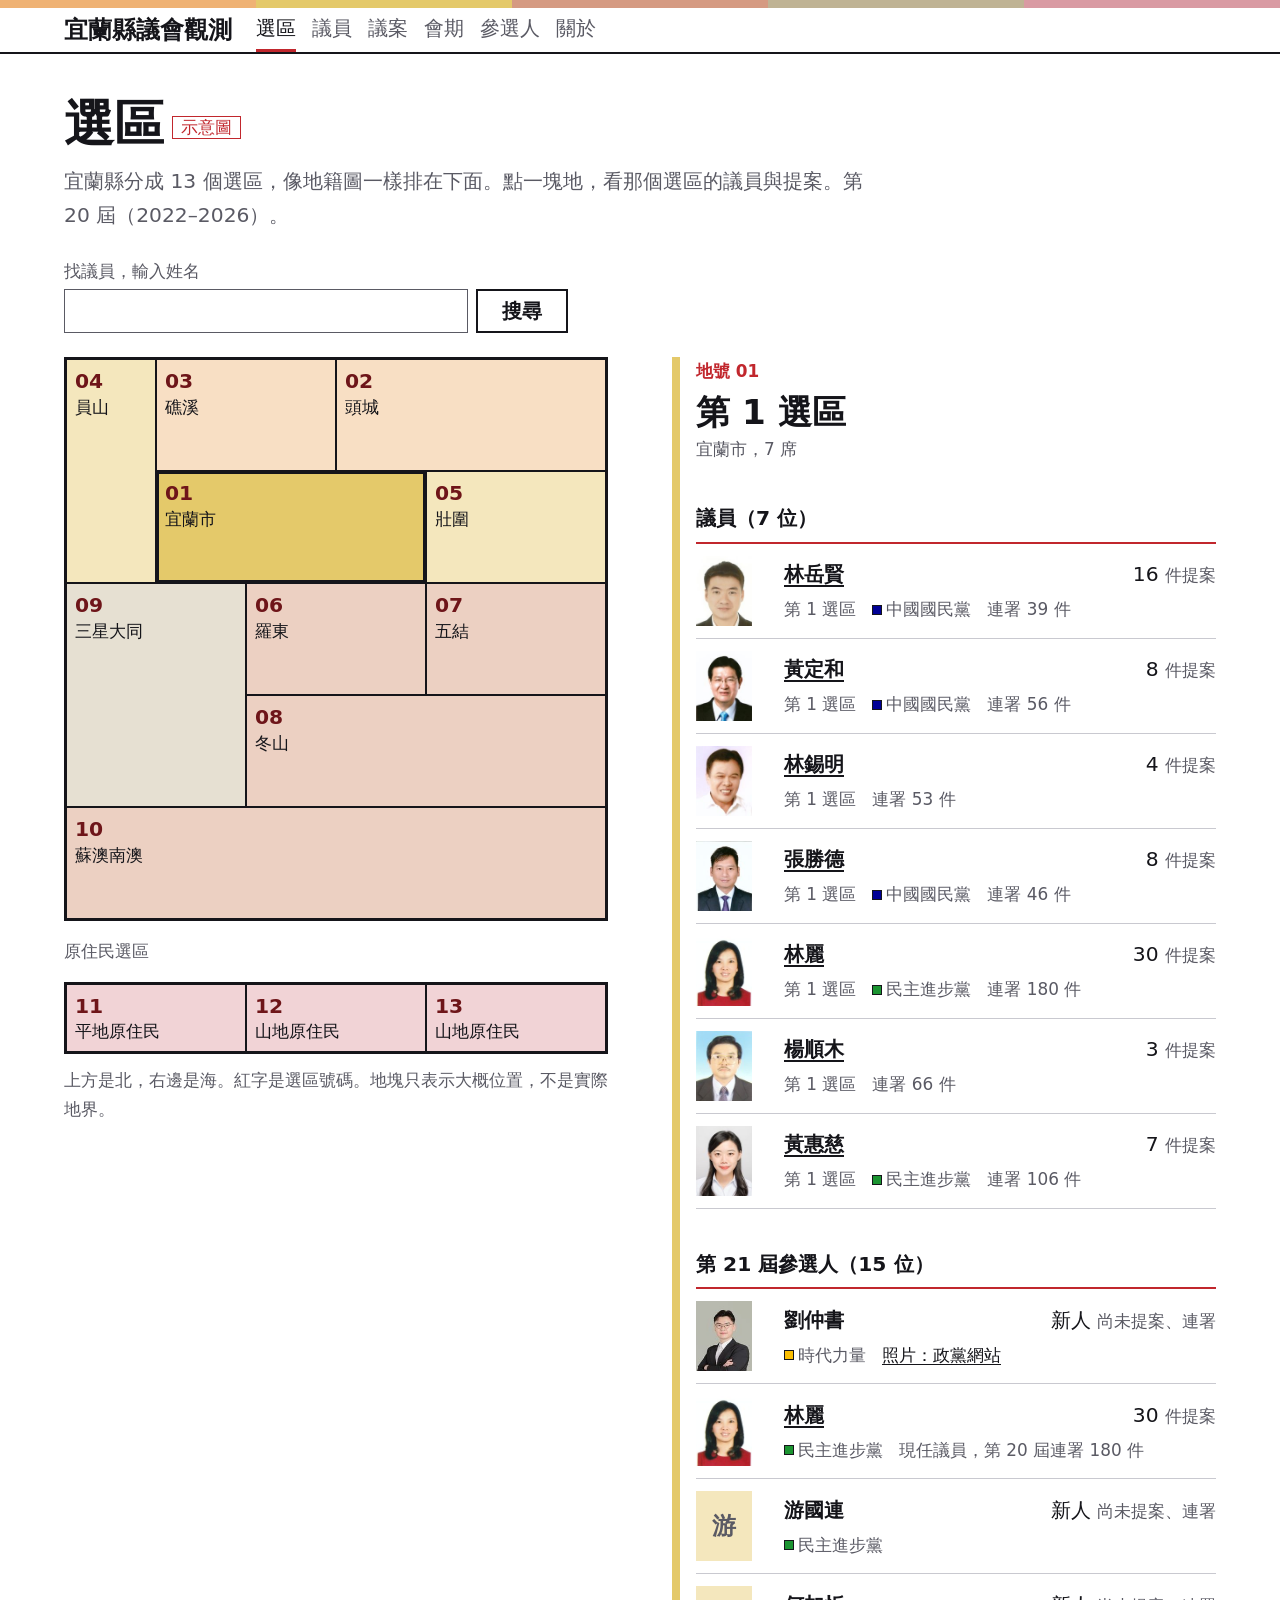
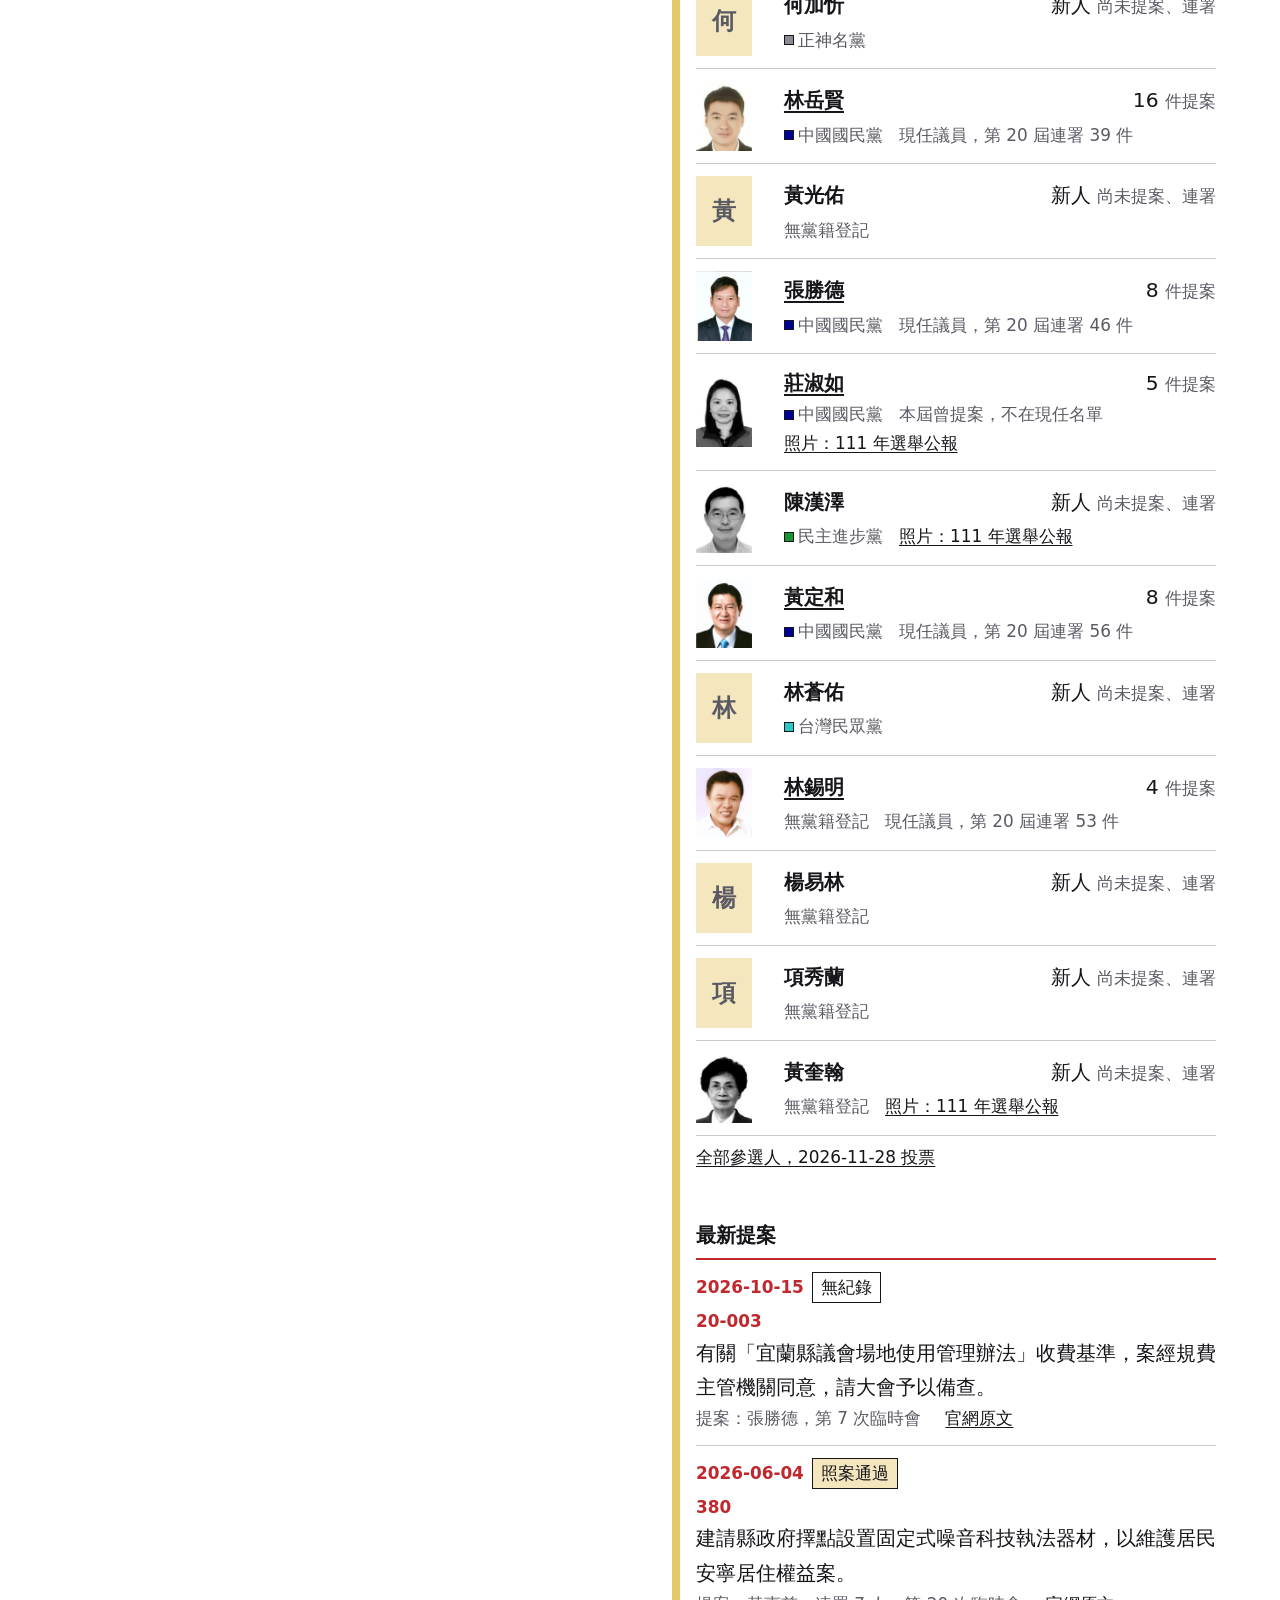
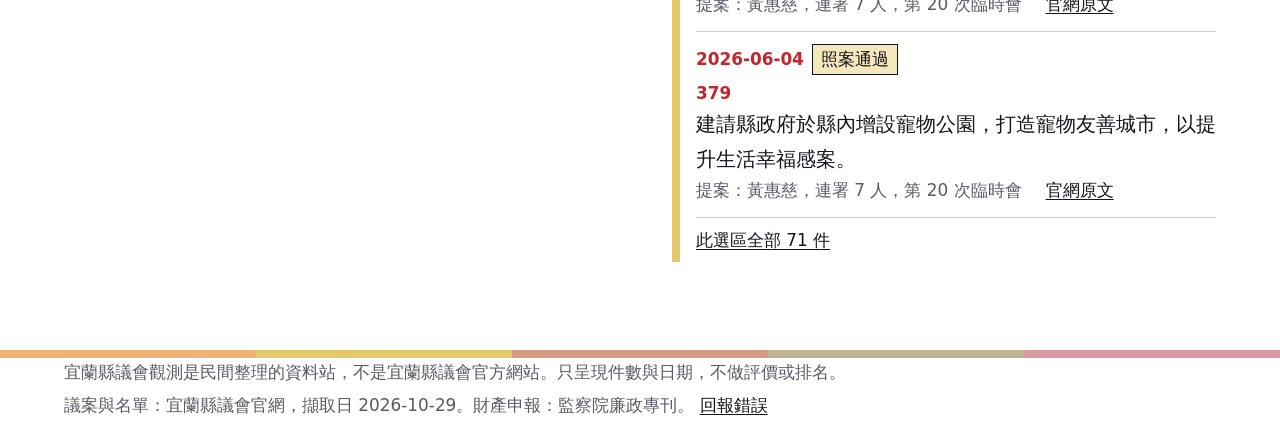
<file: index.html>
<!doctype html>
<html lang="zh-Hant">
<head>
  <meta charset="utf-8">
  <meta name="viewport" content="width=device-width, initial-scale=1, viewport-fit=cover">
  <title>宜蘭縣議會觀測</title>
  <meta name="description" content="宜蘭縣議會第 20 屆議員與議員提案的公開紀錄，每筆附官網原文連結。民間整理，非官方網站。">
  <meta name="theme-color" content="#ffffff">
  <meta property="og:type" content="website">
  <meta property="og:title" content="宜蘭縣議會觀測">
  <meta property="og:description" content="宜蘭縣議會第 20 屆議員、議案與財產申報的公開紀錄，每筆附官方原文連結。">
  <meta property="og:image" content="https://tachikoma8964.github.io/yilan-council-watch/og.png">
  <meta property="og:url" content="https://tachikoma8964.github.io/yilan-council-watch/">
  <meta name="twitter:card" content="summary_large_image">
  <link rel="icon" href="data:,">
  <link rel="preload" href="data/data.json" as="fetch" crossorigin>
  <link rel="stylesheet" href="css/site.css?v=19">
  <script src="js/app.js?v=19" defer></script>
</head>
<body>
  <a class="skip" href="#main">跳到主要內容</a>
  <div class="band" aria-hidden="true"><i></i><i></i><i></i><i></i><i></i></div>
  <header class="top">
    <div class="wrap bar">
      <a class="brand" href="#/">宜蘭縣議會觀測</a>
      <nav class="nav" aria-label="主選單">
        <a href="#/" data-nav="home">選區</a>
        <a href="#/members" data-nav="members">議員</a>
        <a href="#/bills" data-nav="bills">議案</a>
        <a href="#/sessions" data-nav="sessions">會期</a>
        <a href="#/candidates" data-nav="candidates">參選人</a>
        <a href="#/about" data-nav="about">關於</a>
      </nav>
    </div>
  </header>
  <main id="main" class="wrap" tabindex="-1">
    <p class="loading">載入中</p>
    <noscript><p>這個網站需要開啟 JavaScript 才能顯示資料。</p></noscript>
  </main>
  <footer class="foot">
    <div class="band" aria-hidden="true"><i></i><i></i><i></i><i></i><i></i></div>
    <div class="wrap">
      <p>宜蘭縣議會觀測是民間整理的資料站，不是宜蘭縣議會官方網站。只呈現件數與日期，不做評價或排名。</p>
      <p id="foot-meta"></p>
    </div>
  </footer>
</body>
</html>
</file>
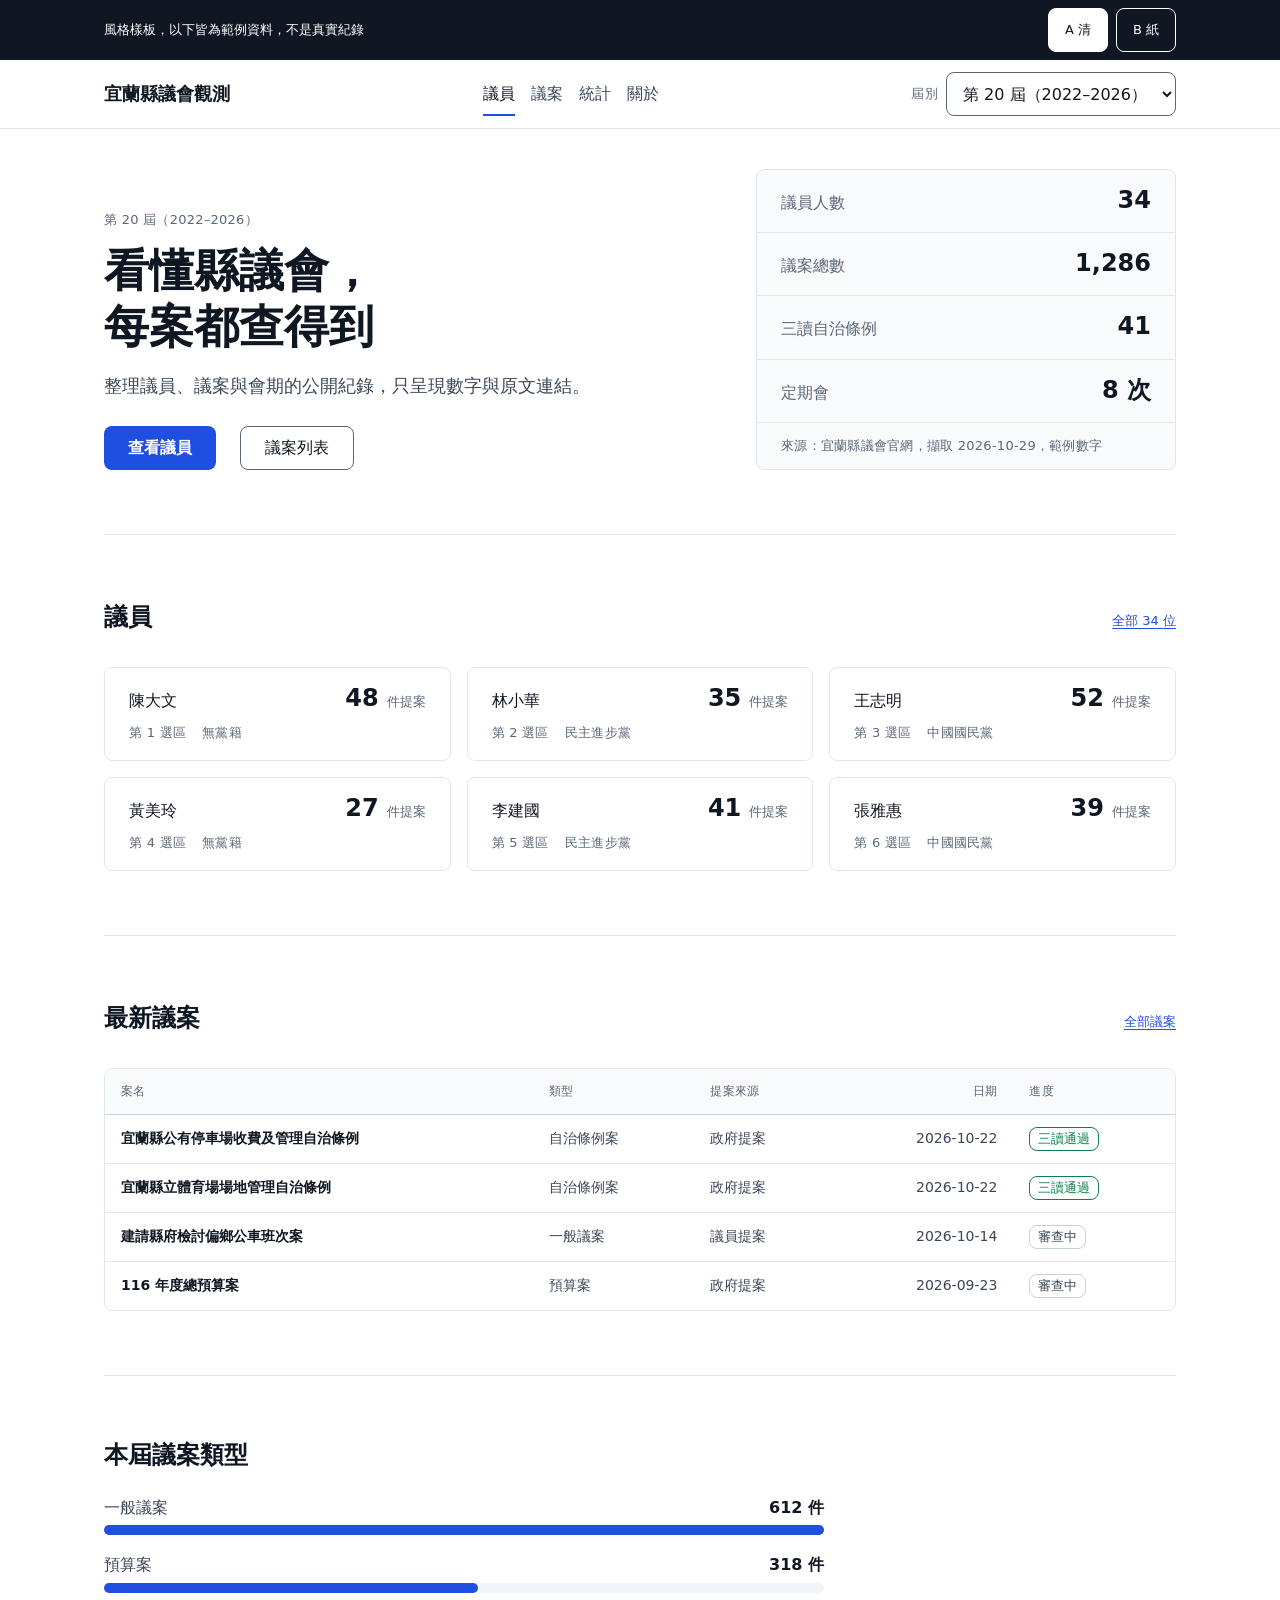
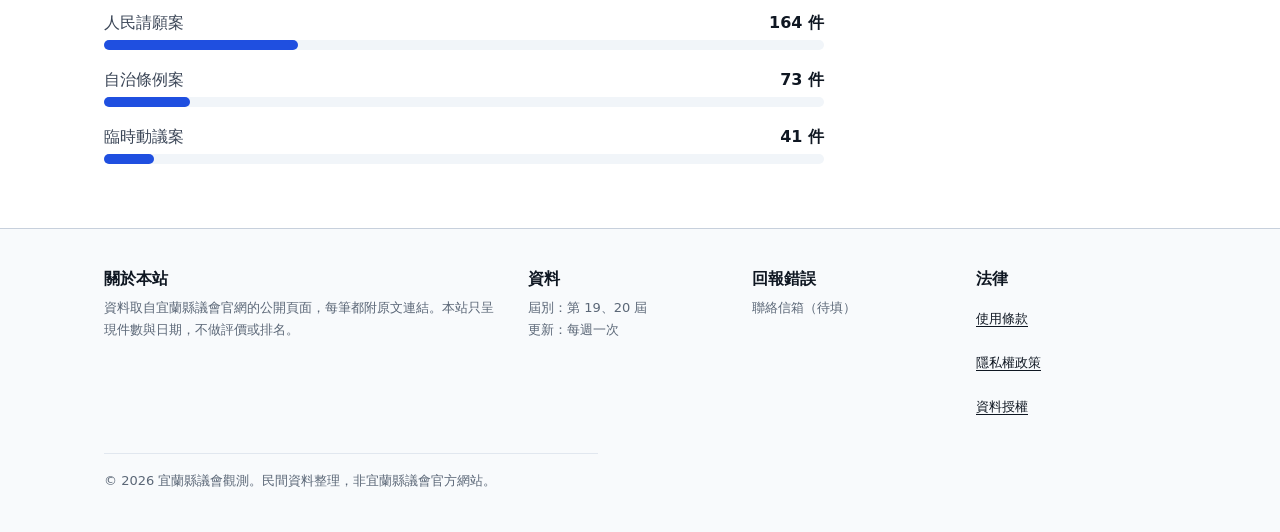
<file: site/style-sample/index.html>
<!doctype html>
<html lang="zh-Hant" data-theme="a">
<head>
  <meta charset="utf-8">
  <meta name="viewport" content="width=device-width, initial-scale=1, viewport-fit=cover">
  <title>宜蘭縣議會觀測・風格樣板</title>
  <meta name="description" content="宜蘭縣議會觀測的風格樣板，內容皆為範例資料。">
  <meta name="theme-color" content="#ffffff">
  <link rel="icon" href="data:,">
  <link rel="stylesheet" href="style.css">
  <script src="theme.js" defer></script>
</head>
<body>
  <a class="skip" href="#main">跳到主要內容</a>

  <div class="sample-bar">
    <div class="wrap">
      <p>風格樣板，以下皆為範例資料，不是真實紀錄</p>
      <div class="theme-switch" role="group" aria-label="切換風格">
        <button type="button" data-theme-btn="a" aria-pressed="true">A 清</button>
        <button type="button" data-theme-btn="b" aria-pressed="false">B 紙</button>
      </div>
    </div>
  </div>

  <header class="site-header">
    <div class="wrap">
      <a class="brand" href="#main">宜蘭縣議會觀測</a>
      <nav class="nav" aria-label="主選單">
        <a href="#people" aria-current="location">議員</a>
        <a href="#bills">議案</a>
        <a href="#types">統計</a>
        <a href="#about">關於</a>
      </nav>
      <label class="term">
        屆別
        <select>
          <option>第 20 屆（2022–2026）</option>
          <option>第 19 屆（2018–2022）</option>
        </select>
      </label>
    </div>
  </header>

  <main id="main">
    <div class="wrap">
      <section class="hero" aria-labelledby="hero-title">
        <div>
          <p class="eyebrow">第 20 屆（2022–2026）</p>
          <h1 id="hero-title"><span class="line">看懂縣議會，</span><span class="line">每案都查得到</span></h1>
          <p class="hero-lead">整理議員、議案與會期的公開紀錄，只呈現數字與原文連結。</p>
          <div class="actions">
            <a class="btn" href="#people">查看議員</a>
            <a class="link-quiet" href="#bills">議案列表</a>
          </div>
        </div>

        <div class="overview">
          <dl>
            <div class="overview-row"><dt>議員人數</dt><dd>34</dd></div>
            <div class="overview-row"><dt>議案總數</dt><dd>1,286</dd></div>
            <div class="overview-row"><dt>三讀自治條例</dt><dd>41</dd></div>
            <div class="overview-row"><dt>定期會</dt><dd>8 次</dd></div>
          </dl>
          <p class="source">來源：宜蘭縣議會官網，擷取 2026-10-29，範例數字</p>
        </div>
      </section>

      <section class="section" id="people" aria-labelledby="people-title">
        <div class="section-head">
          <span class="idx" aria-hidden="true">01</span>
          <h2 id="people-title">議員</h2>
          <a href="#people">全部 34 位</a>
        </div>
        <ul class="people">
          <li class="person">
            <p class="person-name"><a href="#people">陳大文</a></p>
            <p class="person-meta"><span>第 1 選區</span><span>無黨籍</span></p>
            <p class="person-stat"><strong>48</strong><span>件提案</span></p>
          </li>
          <li class="person">
            <p class="person-name"><a href="#people">林小華</a></p>
            <p class="person-meta"><span>第 2 選區</span><span>民主進步黨</span></p>
            <p class="person-stat"><strong>35</strong><span>件提案</span></p>
          </li>
          <li class="person">
            <p class="person-name"><a href="#people">王志明</a></p>
            <p class="person-meta"><span>第 3 選區</span><span>中國國民黨</span></p>
            <p class="person-stat"><strong>52</strong><span>件提案</span></p>
          </li>
          <li class="person">
            <p class="person-name"><a href="#people">黃美玲</a></p>
            <p class="person-meta"><span>第 4 選區</span><span>無黨籍</span></p>
            <p class="person-stat"><strong>27</strong><span>件提案</span></p>
          </li>
          <li class="person">
            <p class="person-name"><a href="#people">李建國</a></p>
            <p class="person-meta"><span>第 5 選區</span><span>民主進步黨</span></p>
            <p class="person-stat"><strong>41</strong><span>件提案</span></p>
          </li>
          <li class="person">
            <p class="person-name"><a href="#people">張雅惠</a></p>
            <p class="person-meta"><span>第 6 選區</span><span>中國國民黨</span></p>
            <p class="person-stat"><strong>39</strong><span>件提案</span></p>
          </li>
        </ul>
      </section>

      <section class="section" id="bills" aria-labelledby="bills-title">
        <div class="section-head">
          <span class="idx" aria-hidden="true">02</span>
          <h2 id="bills-title">最新議案</h2>
          <a href="#bills">全部議案</a>
        </div>
        <div class="table-wrap">
          <table>
            <caption>最新議案（範例資料）</caption>
            <thead>
              <tr>
                <th scope="col">案名</th>
                <th scope="col">類型</th>
                <th scope="col">提案來源</th>
                <th scope="col" class="num">日期</th>
                <th scope="col">進度</th>
              </tr>
            </thead>
            <tbody>
              <tr>
                <th scope="row">宜蘭縣公有停車場收費及管理自治條例</th>
                <td data-label="類型">自治條例案</td>
                <td data-label="提案來源">政府提案</td>
                <td class="num" data-label="日期">2026-10-22</td>
                <td data-label="進度"><span class="tag tag-done">三讀通過</span></td>
              </tr>
              <tr>
                <th scope="row">宜蘭縣立體育場場地管理自治條例</th>
                <td data-label="類型">自治條例案</td>
                <td data-label="提案來源">政府提案</td>
                <td class="num" data-label="日期">2026-10-22</td>
                <td data-label="進度"><span class="tag tag-done">三讀通過</span></td>
              </tr>
              <tr>
                <th scope="row">建請縣府檢討偏鄉公車班次案</th>
                <td data-label="類型">一般議案</td>
                <td data-label="提案來源">議員提案</td>
                <td class="num" data-label="日期">2026-10-14</td>
                <td data-label="進度"><span class="tag">審查中</span></td>
              </tr>
              <tr>
                <th scope="row">116 年度總預算案</th>
                <td data-label="類型">預算案</td>
                <td data-label="提案來源">政府提案</td>
                <td class="num" data-label="日期">2026-09-23</td>
                <td data-label="進度"><span class="tag">審查中</span></td>
              </tr>
            </tbody>
          </table>
        </div>
      </section>

      <section class="section" id="types" aria-labelledby="types-title">
        <div class="section-head">
          <span class="idx" aria-hidden="true">03</span>
          <h2 id="types-title">本屆議案類型</h2>
        </div>
        <!-- --v 是長條長度的資料值，由資料產生，不是版面樣式 -->
        <ul class="bars">
          <li class="bar-row" style="--v:100"><span>一般議案</span><b>612 件</b><span class="bar-track" aria-hidden="true"><span class="bar-fill"></span></span></li>
          <li class="bar-row" style="--v:52"><span>預算案</span><b>318 件</b><span class="bar-track" aria-hidden="true"><span class="bar-fill"></span></span></li>
          <li class="bar-row" style="--v:27"><span>人民請願案</span><b>164 件</b><span class="bar-track" aria-hidden="true"><span class="bar-fill"></span></span></li>
          <li class="bar-row" style="--v:12"><span>自治條例案</span><b>73 件</b><span class="bar-track" aria-hidden="true"><span class="bar-fill"></span></span></li>
          <li class="bar-row" style="--v:7"><span>臨時動議案</span><b>41 件</b><span class="bar-track" aria-hidden="true"><span class="bar-fill"></span></span></li>
        </ul>
      </section>
    </div>
  </main>

  <footer class="site-footer" id="about">
    <div class="wrap">
      <div class="footer-grid">
        <div>
          <h2>關於本站</h2>
          <p>資料取自宜蘭縣議會官網的公開頁面，每筆都附原文連結。本站只呈現件數與日期，不做評價或排名。</p>
        </div>
        <div>
          <h2>資料</h2>
          <p>屆別：第 19、20 屆<br>更新：每週一次</p>
        </div>
        <div>
          <h2>回報錯誤</h2>
          <p>聯絡信箱（待填）</p>
        </div>
        <div>
          <h2>法律</h2>
          <p><a href="#about">使用條款</a><br><a href="#about">隱私權政策</a><br><a href="#about">資料授權</a></p>
        </div>
      </div>
      <p class="footer-note">© 2026 宜蘭縣議會觀測。民間資料整理，非宜蘭縣議會官方網站。</p>
    </div>
  </footer>
</body>
</html>
</file>
<file: css/site.css>
:root {
  --font: -apple-system, BlinkMacSystemFont, "PingFang TC", "Noto Sans TC", "Microsoft JhengHei", system-ui, sans-serif;
  --bg: #ffffff;
  --ink: #15151a;
  --muted: #5a5a64;
  --line: #c9c9d0;
  --accent: #c1272d;
  --accent-deep: #6e1519;
  --tint: #e9e4d3;

  --s1: 4px;
  --s2: 8px;
  --s3: 12px;
  --s4: 16px;
  --s5: 24px;
  --s6: 40px;
  --s7: 64px;

  --text-s: 0.9375rem;
  --text-m: 1.125rem;
  --text-l: 1.3125rem;
  --text-h2: clamp(1.5rem, 3vw, 1.9rem);
  --text-h1: clamp(1.9rem, 5vw, 2.75rem);

  --rule: 1px;
  --frame: 2px;
  --ring: 3px;
  --target: 44px;
  --control-border: #5a5a64;
  --bar-h: 10px;
  --tile-h: 100px;
  --measure: 40em;
}

/* 暖色配色。地圖與頁面避開藍色與綠色，這兩色留給政黨標示。 */
:root {
  --accent: #c1272d;
  --top-bg: #ffffff; --top-ink: #15151a; --top-muted: #5a5a64;
  --n: #f8dfc4; --n-strong: #efb274;
  --c: #f4e7bd; --c-strong: #e4c96a;
  --s: #ecd0c2; --s-strong: #d59a82;
  --w: #e6e0d2; --w-strong: #bfb394;
  --i: #f1d3d6; --i-strong: #d99aa3;
  --ok: #f4e7bd; --tint: #f4e7bd;
}

/* 政黨顏色只出現在黨籍小標。文字永遠在，顏色不是唯一的訊息。 */
:root {
  --party-ddp: #1b9431;
  --party-kmt: #000095;
  --party-tpp: #28c8c8;
  --party-npp: #fbbe01;
  --party-none: #8a8a93;
}

*, *::before, *::after { box-sizing: border-box; }
html { font-size: 112.5%; -webkit-text-size-adjust: 100%; text-size-adjust: 100%; }
body {
  margin: 0;
  background: var(--bg);
  color: var(--ink);
  font: var(--text-m)/1.7 var(--font);
  font-variant-numeric: tabular-nums;
  -webkit-font-smoothing: antialiased;
}
h1, h2, h3, p, ul, ol, dl, dd { margin: 0; padding: 0; }
ul, ol { list-style: none; }
h1 { font-size: var(--text-h1); line-height: 1.25; }
h2 { font-size: var(--text-h2); line-height: 1.3; }
a { color: var(--ink); text-underline-offset: 0.2em; }
a:hover { color: var(--accent); }
:focus-visible { outline: var(--ring) solid var(--accent); outline-offset: 2px; }
main:focus, h1:focus, h2:focus { outline: none; }
::selection { background: var(--c-strong); color: var(--ink); }
input, select, textarea { caret-color: var(--accent); accent-color: var(--accent); }

.wrap {
  width: 100%;
  max-width: 1200px;
  margin-inline: auto;
  padding-inline: max(var(--s4), env(safe-area-inset-left)) max(var(--s4), env(safe-area-inset-right));
}
@media (min-width: 720px) { .wrap { padding-inline: var(--s5); } }

.skip { position: absolute; left: var(--s4); top: -100px; padding: var(--s3) var(--s4); background: var(--ink); color: var(--bg); z-index: 10; }
.skip:focus { top: var(--s2); }
.skip:hover { color: var(--bg); }

.band { display: flex; height: 8px; }
.band i { flex: 1; }
.band i:nth-child(1) { background: var(--n-strong); }
.band i:nth-child(2) { background: var(--c-strong); }
.band i:nth-child(3) { background: var(--s-strong); }
.band i:nth-child(4) { background: var(--w-strong); }
.band i:nth-child(5) { background: var(--i-strong); }
.top { background: var(--top-bg); color: var(--top-ink); border-bottom: var(--frame) solid var(--ink); }
.bar { display: flex; flex-wrap: wrap; align-items: center; column-gap: var(--s5); }
.brand { display: inline-flex; align-items: center; min-height: var(--target); color: var(--top-ink); font-size: var(--text-l); font-weight: 700; text-decoration: none; }
.brand:hover { color: var(--top-ink); }
.nav { display: flex; flex-wrap: wrap; column-gap: var(--s4); }
.nav a { display: inline-flex; align-items: center; min-height: var(--target); color: var(--top-muted); text-decoration: none; border-bottom: 3px solid transparent; }
.nav a:hover { color: var(--top-ink); }
.nav a[aria-current] { color: var(--top-ink); border-bottom-color: var(--accent); }

main { min-height: 100vh; padding-block: var(--s6) var(--s7); }
.lede { max-width: var(--measure); margin-top: var(--s2); color: var(--muted); }
.head { margin-bottom: var(--s5); }
.mark { display: inline-block; margin-left: var(--s2); padding: 0 var(--s2); border: var(--rule) solid var(--accent); color: var(--accent); font-size: var(--text-s); font-weight: 400; vertical-align: middle; }

/* 選區地籍圖 */
.split { display: grid; gap: var(--s6); }
@media (min-width: 900px) {
  .split { grid-template-columns: minmax(0, 1fr) minmax(0, 1fr); gap: var(--s7); }
  :root { --tile-h: 112px; }
  .sticky { position: sticky; top: var(--s4); align-self: start; }
}
.sheet {
  display: grid;
  grid-template-columns: repeat(6, 1fr);
  grid-auto-rows: var(--tile-h);
  border: var(--frame) solid var(--ink);
}
.sheet.strip { grid-template-columns: repeat(3, 1fr); grid-auto-rows: auto; margin-top: var(--s4); }
.parcel {
  display: flex;
  flex-direction: column;
  justify-content: flex-start;
  padding: var(--s2);
  border: var(--rule) solid var(--ink);
  color: var(--muted);
  font-size: var(--text-s);
  line-height: 1.35;
  text-decoration: none;
  min-width: 0;
}
.parcel b { color: var(--accent-deep); font-size: var(--text-m); }
.parcel span { overflow-wrap: anywhere; }
.g-n { --g: var(--n); --g-strong: var(--n-strong); }
.g-c { --g: var(--c); --g-strong: var(--c-strong); }
.g-s { --g: var(--s); --g-strong: var(--s-strong); }
.g-w { --g: var(--w); --g-strong: var(--w-strong); }
.g-i { --g: var(--i); --g-strong: var(--i-strong); }
.parcel { background: var(--g); color: var(--ink); }
.parcel:hover { background: var(--g-strong); }
.parcel[aria-current] { background: var(--g-strong); outline: 3px solid var(--ink); outline-offset: -3px; }
.strip .parcel { min-height: var(--target); }
/* 上為北、右為海：員山在宜蘭市西邊，三星大同在羅東冬山西邊，蘇澳南澳在最南。 */
.p4 { grid-area: 1 / 1 / 3 / 2; } .p3 { grid-area: 1 / 2 / 2 / 4; } .p2 { grid-area: 1 / 4 / 2 / 7; }
.p1 { grid-area: 2 / 2 / 3 / 5; } .p5 { grid-area: 2 / 5 / 3 / 7; }
.p9 { grid-area: 3 / 1 / 5 / 3; } .p6 { grid-area: 3 / 3 / 4 / 5; } .p7 { grid-area: 3 / 5 / 4 / 7; }
.p8 { grid-area: 4 / 3 / 5 / 7; }
.p10 { grid-area: 5 / 1 / 6 / 7; }
.swatches { display: flex; flex-wrap: wrap; gap: var(--s1) var(--s4); margin-top: var(--s3); font-size: var(--text-s); color: var(--muted); }
.swatches i { display: inline-block; width: 14px; height: 14px; margin-right: var(--s1); vertical-align: -2px; background: var(--g-strong); border: var(--rule) solid var(--ink); }
.legend { margin-top: var(--s3); color: var(--muted); font-size: var(--text-s); }
.legend-group { margin-top: var(--s4); font-size: var(--text-s); color: var(--muted); }

.detail { padding-left: var(--s4); border-left: 8px solid var(--g-strong); }
.detail, .detail h2 { scroll-margin-top: calc(env(safe-area-inset-top, 0px) + var(--s7)); }
.detail .no { display: flex; justify-content: space-between; align-items: center; color: var(--accent); font-weight: 700; font-size: var(--text-s); }
.to-map { display: none; min-height: var(--target); padding: 0 var(--s3); border: var(--rule) solid var(--ink); background: var(--bg); color: var(--ink); font: var(--text-s) var(--font); cursor: pointer; }
@media (max-width: 899px) { .to-map { display: inline-flex; align-items: center; } }
.detail h2 { margin-top: var(--s1); }
.sub { color: var(--muted); font-size: var(--text-s); }
.block { margin-top: var(--s6); }
.block-title { font-size: var(--text-m); line-height: 1.5; padding-bottom: var(--s2); border-bottom: var(--frame) solid var(--accent); }
.more { display: inline-flex; align-items: center; min-height: var(--target); font-size: var(--text-s); }

/* 清單列 */
.rows > li { position: relative; display: grid; grid-template-columns: 1fr auto; column-gap: var(--s4); padding: var(--s3) 0; border-bottom: var(--rule) solid var(--line); }
.rows .name { font-weight: 700; }
.rows .alias { margin-left: var(--s2); color: var(--muted); font-weight: 400; font-size: var(--text-s); }
.rows .name a::after { content: ""; position: absolute; inset: 0; }
.rows > li:has(.name a:hover) { background: var(--tint); padding-inline: var(--s2); margin-inline: calc(-1 * var(--s2)); }
.bill .meta a, .foot a { display: inline-block; padding-block: var(--s2); margin-block: calc(-1 * var(--s2)); }
.rows .meta { grid-column: 1 / -1; display: flex; flex-wrap: wrap; align-items: center; gap: 0 var(--s4); color: var(--muted); font-size: var(--text-s); }
.rows .count { text-align: right; white-space: nowrap; }
.rows .count span { color: var(--muted); font-size: var(--text-s); }
.rows .no { color: var(--accent); font-weight: 700; margin-right: var(--s2); }
.rows .what { grid-column: 1 / -1; }

.rows > li.person { grid-template-columns: auto 1fr auto; align-items: center; }
.rows > li.person .face { grid-row: 1 / 3; margin-right: var(--s4); }
.rows > li.person .meta { grid-column: 2 / -1; }
.face { display: block; background: var(--tint); object-fit: cover; object-position: top; }
.face-s { width: 56px; height: 70px; }
.face-l { width: 160px; height: 200px; }
.face.none { display: grid; place-items: center; color: var(--muted); font-size: var(--text-l); font-weight: 700; }
.profile { display: flex; flex-wrap: wrap; gap: var(--s4) var(--s5); align-items: flex-start; }
.portrait { margin: 0; }
.portrait figcaption { margin-top: var(--s2); color: var(--muted); font-size: var(--text-s); }
@media (min-width: 720px) { .portrait figcaption { max-width: 160px; } }

.bill .date { color: var(--accent); font-weight: 700; font-size: var(--text-s); }
.bill .result.ok { background: var(--ok); }
.bill .result { display: inline-block; margin-left: var(--s2); padding: 0 var(--s2); border: var(--rule) solid var(--ink); color: var(--ink); font-size: var(--text-s); font-weight: 400; }
.bill .title { margin-top: var(--s1); }
.bill .title, .bill .meta { max-width: var(--measure); }
.bill .meta a { margin-left: var(--s2); }
.bill .issue { color: var(--accent); font-size: var(--text-s); }

/* 表單 */
.filters { display: grid; grid-template-columns: 1fr 1fr; gap: var(--s3); margin-bottom: var(--s5); }
@media (min-width: 720px) { .filters { grid-template-columns: repeat(4, 1fr); } }
.filters .wide { grid-column: 1 / -1; }
.more-btn { display: flex; justify-content: center; align-items: center; text-decoration: none; }
@media (min-width: 720px) { .more-btn { display: inline-flex; } }
.field { display: grid; gap: var(--s1); font-size: var(--text-s); color: var(--muted); }
.field select, .field input {
  min-height: var(--target);
  padding: 0 var(--s3);
  border: var(--rule) solid var(--control-border);
  border-radius: 0;
  background: var(--bg);
  color: var(--ink);
  font: var(--text-m) var(--font);
}
.count-line { margin-bottom: var(--s3); color: var(--muted); font-size: var(--text-s); }
.btn { min-height: var(--target); padding: 0 var(--s5); border: var(--frame) solid var(--ink); background: var(--bg); color: var(--ink); font: 700 var(--text-m) var(--font); cursor: pointer; }
.btn:hover { background: var(--tint); }
.btn-row { margin-top: var(--s5); }

/* 長條 */
.bars > li { display: grid; grid-template-columns: 1fr auto; column-gap: var(--s4); padding: var(--s2) 0; }
.bars .track { grid-column: 1 / -1; height: var(--bar-h); background: var(--tint); }
.bars .fill { display: block; width: calc(var(--v) * 1%); height: 100%; background: var(--accent); }

.prose { max-width: var(--measure); }
.prose h2 { margin-top: var(--s6); }
.prose p, .prose li { margin-top: var(--s2); }
.prose ul { list-style: disc; padding-left: var(--s5); }

.foot { padding-block: var(--s5); border-top: 0; color: var(--muted); font-size: var(--text-s); }
.foot p + p { margin-top: var(--s1); }

.party { display: inline-flex; align-items: center; gap: var(--s1); }
.party::before { content: ""; width: 10px; height: 10px; background: var(--party-none); border: var(--rule) solid var(--ink); }
.party.ddp::before { background: var(--party-ddp); }
.party.kmt::before { background: var(--party-kmt); }
.party.tpp::before { background: var(--party-tpp); }
.party.npp::before { background: var(--party-npp); }

/* 互動動畫：只在使用者沒有要求減少動態時才有。 */
@media (prefers-reduced-motion: no-preference) {
  :root { --t: 160ms; --ease: cubic-bezier(0.22, 1, 0.36, 1); }
  .parcel { transition: background-color var(--t) var(--ease); }
  .parcel:active { transform: scale(0.97); }
  .detail { animation: rise 240ms var(--ease) both; }
  .bars .fill { transform-origin: left; animation: grow 480ms var(--ease) both; animation-delay: calc(var(--k, 0) * 40ms); }
  .rows > li.is-new { animation: rise 260ms var(--ease) both; animation-delay: calc(var(--k, 0) * 25ms); }
  .more, .nav a, .btn { transition: color var(--t) var(--ease), background-color var(--t) var(--ease); }
  html { scroll-behavior: smooth; }
}
@keyframes rise { from { opacity: 0; transform: translateY(8px); } to { opacity: 1; transform: none; } }
@keyframes grow { from { transform: scaleX(0); } to { transform: scaleX(1); } }

/* 財產申報 */
.facts { margin-top: var(--s3); }
.facts > div { padding: var(--s3) 0; border-bottom: var(--rule) solid var(--line); }
.facts dt { color: var(--muted); font-size: var(--text-s); }
.facts dd { margin: 0; font-size: var(--text-l); font-weight: 700; }
.facts.small dd { font-size: var(--text-m); font-weight: 400; }
.full { margin-top: var(--s3); }
.full summary { display: flex; align-items: center; min-height: var(--target); cursor: pointer; font-weight: 700; }

/* 搜尋 */
.search { margin-bottom: var(--s5); max-width: 28rem; }
.search-row { display: flex; gap: var(--s2); }
.search-row input { flex: 1; min-width: 0; }
.search input[type=search] { -webkit-appearance: none; appearance: none; }
</file>
<file: site/style-sample/style.css>
/* ===== Tokens: shared ===== */
:root {
  --font-sans: -apple-system, BlinkMacSystemFont, "PingFang TC", "Noto Sans TC", "Microsoft JhengHei", "Heiti TC", system-ui, sans-serif;
  --font-serif: "Noto Serif TC", "Songti TC", "Source Han Serif TC", "PMingLiU", serif;
  --font-mono: ui-monospace, "SF Mono", Menlo, "PingFang TC", "Noto Sans TC", monospace;

  --space-1: 4px;
  --space-2: 8px;
  --space-3: 12px;
  --space-4: 16px;
  --space-5: 24px;
  --space-6: 40px;
  --space-7: 64px;
  --section-pad: 3rem;

  --text-xs: 0.75rem;
  --text-s: 0.8125rem;
  --text-cell: 0.875rem;
  --text-m: 1rem;
  --text-l: 1.125rem;

  --rule: 1px;
  --ring: 3px;
  --bar-h: 10px;
  --target: 44px;
  --measure: 38em;
  --ease: cubic-bezier(0.22, 1, 0.36, 1);
  --hover-time: 150ms;
}

@media (min-width: 900px) {
  :root { --section-pad: 4rem; }
}

/* ===== Theme A 清(corporate-trust):白底、單一深藍、細框卡片、系統字體 ===== */
:root,
:root[data-theme="a"] {
  --bg: #ffffff;
  --panel: #f8fafc;
  --inset: #f1f5f9;
  --ink: #0f1722;
  --body: #3b4657;
  --muted: #5b6777;
  --line: #e1e7ef;
  --line-strong: #c7d0dc;
  --control-border: var(--muted);
  --accent: #1f4fe0;
  --accent-ink: #ffffff;
  --success: #0e7f4b;

  --radius: 8px;
  --font-display: var(--font-sans);
  --font-label: var(--font-sans);
  --font-figure: var(--font-sans);
  --weight-display: 600;
  --weight-label: 500;
  --leading-display: 1.25;
  --track-label: 0.02em;
  --text-hero: clamp(1.8rem, 3.6vw, 2.8rem);
  --text-h2: clamp(1.25rem, 2.4vw, 1.5rem);
  --idx-display: none;
  --hero-pad: var(--space-6);
}

/* ===== Theme B 紙(editorial-minimal):暖紙、墨黑、單一朱紅、宋體標題、細線 ===== */
:root[data-theme="b"] {
  --bg: #f5f1ea;
  --panel: #efeae1;
  --inset: rgba(26, 26, 24, 0.08);
  --ink: #1a1a18;
  --body: #1a1a18;
  --muted: #6b675e;
  --line: rgba(26, 26, 24, 0.14);
  --line-strong: rgba(26, 26, 24, 0.5);
  --control-border: var(--line-strong);
  --accent: #c73e1d;
  --accent-ink: #ffffff;
  --success: #1a1a18;

  --radius: 0;
  --font-display: var(--font-serif);
  --font-label: var(--font-mono);
  --font-figure: var(--font-mono);
  --weight-display: 400;
  --weight-label: 400;
  --leading-display: 1.08;
  --track-label: 0.1em;
  --text-hero: clamp(2.8rem, 7vw, 6.5rem);
  --text-h2: clamp(1.75rem, 4vw, 2.5rem);
  --idx-display: inline;
  --hero-pad: 15vh;
}

/* ===== Base ===== */
*,
*::before,
*::after {
  box-sizing: border-box;
}

html {
  -webkit-text-size-adjust: 100%;
  text-size-adjust: 100%;
}

body {
  margin: 0;
  background: var(--bg);
  color: var(--body);
  font-family: var(--font-sans);
  font-size: var(--text-m);
  line-height: 1.7;
  font-variant-numeric: tabular-nums;
  -webkit-font-smoothing: antialiased;
}

h1,
h2 {
  margin: 0;
  color: var(--ink);
  font-family: var(--font-display);
  font-weight: var(--weight-display);
  line-height: var(--leading-display);
}

h1 { font-size: var(--text-hero); }
h2 { font-size: var(--text-h2); }

p { margin: 0; }
ul, dl, dd { margin: 0; padding: 0; list-style: none; }
a { color: var(--accent); text-underline-offset: 0.2em; }
a:hover { color: var(--ink); }

:focus-visible {
  outline: var(--ring) solid var(--accent);
  outline-offset: 2px;
}

.wrap {
  width: 100%;
  max-width: 1120px;
  margin-inline: auto;
  padding-inline: max(var(--space-4), env(safe-area-inset-left)) max(var(--space-4), env(safe-area-inset-right));
}

@media (min-width: 720px) {
  .wrap { padding-inline: var(--space-5); }
}

/* 小標籤:A 為系統字體,B 為等寬字體加字距 */
.eyebrow,
.idx,
.source,
.term,
.person-meta,
thead th {
  font-family: var(--font-label);
  font-weight: var(--weight-label);
  letter-spacing: var(--track-label);
}

.skip {
  position: absolute;
  left: var(--space-4);
  top: -100px;
  padding: var(--space-3) var(--space-4);
  background: var(--ink);
  color: var(--bg);
  z-index: 10;
}
.skip:focus { top: var(--space-2); }
.skip:hover { color: var(--bg); }

/* ===== 樣板切換列(僅樣板頁) ===== */
.sample-bar {
  padding-block: var(--space-2);
  background: var(--ink);
  color: var(--bg);
  font-size: var(--text-s);
}
.sample-bar .wrap {
  display: flex;
  flex-wrap: wrap;
  align-items: center;
  gap: var(--space-3);
}
.sample-bar p { margin-right: auto; }
.sample-bar :focus-visible { outline-color: var(--bg); }
.theme-switch { display: flex; gap: var(--space-2); }
.theme-switch button {
  min-height: var(--target);
  padding-inline: var(--space-4);
  border: var(--rule) solid currentcolor;
  border-radius: var(--radius);
  background: transparent;
  color: inherit;
  font: inherit;
  cursor: pointer;
}
.theme-switch button[aria-pressed="true"] {
  background: var(--bg);
  color: var(--ink);
  border-color: var(--bg);
}

/* ===== Header ===== */
.site-header { border-bottom: var(--rule) solid var(--line); }
.site-header .wrap {
  display: flex;
  flex-wrap: wrap;
  align-items: center;
  justify-content: space-between;
  gap: var(--space-2) var(--space-5);
  padding-block: var(--space-3);
}
.brand {
  color: var(--ink);
  font-family: var(--font-display);
  font-size: var(--text-l);
  font-weight: var(--weight-display);
  text-decoration: none;
}
.nav {
  display: flex;
  flex-wrap: wrap;
  gap: 0 var(--space-4);
}
.nav a {
  display: inline-flex;
  align-items: center;
  min-height: var(--target);
  color: var(--body);
  text-decoration: none;
}
.nav a:hover { color: var(--accent); }
.nav a[aria-current] {
  color: var(--ink);
  box-shadow: inset 0 calc(var(--rule) * -2) 0 var(--accent);
}
.term {
  display: flex;
  align-items: center;
  gap: var(--space-2);
  font-size: var(--text-s);
  color: var(--muted);
}
.term select {
  min-height: var(--target);
  padding: 0 var(--space-3);
  border: var(--rule) solid var(--control-border);
  border-radius: var(--radius);
  background: var(--bg);
  color: var(--ink);
  font-family: var(--font-sans);
  font-size: var(--text-m);
}

/* ===== Section ===== */
.section {
  padding-block: var(--section-pad);
  border-top: var(--rule) solid var(--line);
}
.section-head {
  display: flex;
  align-items: baseline;
  gap: var(--space-3);
  margin-bottom: var(--space-5);
}
.idx {
  display: var(--idx-display);
  color: var(--accent);
  font-size: var(--text-s);
}
.section-head a {
  display: inline-flex;
  align-items: center;
  min-height: var(--target);
  margin-left: auto;
  font-size: var(--text-s);
}

/* ===== Hero ===== */
.hero {
  display: grid;
  gap: var(--space-6);
  padding-block: var(--hero-pad) var(--section-pad);
}
.eyebrow {
  margin-bottom: var(--space-3);
  color: var(--muted);
  font-size: var(--text-s);
}
.hero h1 { max-width: 14em; }
.line { display: block; }
.hero-lead {
  max-width: var(--measure);
  margin-top: var(--space-4);
  font-size: var(--text-l);
}
.actions {
  display: flex;
  flex-wrap: wrap;
  align-items: center;
  gap: var(--space-2) var(--space-5);
  margin-top: var(--space-5);
}
.btn {
  display: inline-flex;
  align-items: center;
  min-height: var(--target);
  padding-inline: var(--space-5);
  border-radius: var(--radius);
  background: var(--accent);
  color: var(--accent-ink);
  font-weight: 600;
  text-decoration: none;
}
.btn:hover { background: var(--ink); color: var(--bg); }

/* 次要動作:A 為框線按鈕,B 為純文字連結 */
.link-quiet {
  display: inline-flex;
  align-items: center;
  min-height: var(--target);
  padding-inline: var(--space-5);
  border: var(--rule) solid var(--control-border);
  border-radius: var(--radius);
  color: var(--ink);
  text-decoration: none;
}
.link-quiet:hover { border-color: var(--ink); color: var(--ink); }

.overview {
  border: var(--rule) solid var(--line);
  border-radius: var(--radius);
  background: var(--panel);
}
.overview-row {
  display: flex;
  align-items: baseline;
  justify-content: space-between;
  gap: var(--space-4);
  padding: var(--space-4) var(--space-5);
  border-top: var(--rule) solid var(--line);
}
.overview-row:first-child { border-top: 0; }
.overview dt { color: var(--muted); }
.overview dd {
  color: var(--ink);
  font-family: var(--font-figure);
  font-size: var(--text-h2);
  font-weight: 600;
  line-height: 1.2;
}
.source {
  padding: var(--space-3) var(--space-5);
  border-top: var(--rule) solid var(--line);
  color: var(--muted);
  font-size: var(--text-s);
}

@media (min-width: 900px) {
  .hero {
    grid-template-columns: 7fr 5fr;
    align-items: end;
    gap: var(--space-7);
  }
}

/* ===== 議員 ===== */
.people {
  display: grid;
  gap: var(--space-4);
}
.person {
  display: grid;
  grid-template-columns: 1fr auto;
  align-items: baseline;
  gap: var(--space-2);
  padding: var(--space-4) var(--space-5);
  border: var(--rule) solid var(--line);
  border-radius: var(--radius);
  background: var(--bg);
}
.person:hover { border-color: var(--line-strong); }
.person-name a { color: var(--ink); text-decoration: none; }
.person-name a:hover { color: var(--accent); text-decoration: underline; }
.person-meta {
  grid-column: 1 / -1;
  display: flex;
  flex-wrap: wrap;
  gap: 0 var(--space-4);
  color: var(--muted);
  font-size: var(--text-s);
}
.person-stat {
  grid-column: 2;
  grid-row: 1;
  display: flex;
  align-items: baseline;
  gap: var(--space-2);
}
.person-stat strong {
  color: var(--ink);
  font-family: var(--font-figure);
  font-size: var(--text-h2);
  line-height: 1.2;
}
.person-stat span { color: var(--muted); font-size: var(--text-s); }

@media (min-width: 640px) {
  .people { grid-template-columns: repeat(2, 1fr); }
}
@media (min-width: 960px) {
  .people { grid-template-columns: repeat(3, 1fr); }
}

/* B:議員改為有細線的索引列,而不是卡片 */
:root[data-theme="b"] .people {
  display: block;
  border-bottom: var(--rule) solid var(--line);
}
:root[data-theme="b"] .person {
  padding-inline: 0;
  border: 0;
  border-top: var(--rule) solid var(--line);
  background: transparent;
}

/* ===== 表格 ===== */
.table-wrap {
  border: var(--rule) solid var(--line);
  border-radius: var(--radius);
  overflow: hidden;
}
table {
  width: 100%;
  border-collapse: collapse;
}
caption {
  position: absolute;
  width: 1px;
  height: 1px;
  overflow: hidden;
  clip-path: inset(50%);
}
thead th {
  padding: var(--space-3) var(--space-4);
  border-bottom: var(--rule) solid var(--line-strong);
  background: var(--panel);
  color: var(--muted);
  font-size: var(--text-xs);
  text-align: left;
}
tbody th,
tbody td {
  padding: var(--space-3) var(--space-4);
  border-top: var(--rule) solid var(--line);
  font-size: var(--text-cell);
  text-align: left;
  vertical-align: top;
}
tbody tr:first-child th,
tbody tr:first-child td { border-top: 0; }
tbody tr:hover { background: var(--panel); }
tbody th { color: var(--ink); font-weight: 600; }
.num { text-align: right; white-space: nowrap; }

.tag {
  display: inline-block;
  padding: 0 var(--space-2);
  border: var(--rule) solid var(--line-strong);
  border-radius: var(--radius);
  color: var(--body);
  font-size: var(--text-s);
  white-space: nowrap;
}
.tag-done {
  border-color: var(--success);
  color: var(--success);
}

:root[data-theme="b"] .link-quiet {
  padding-inline: 0;
  border: 0;
  color: var(--accent);
  text-decoration: underline;
  text-underline-offset: 0.3em;
}
:root[data-theme="b"] .link-quiet:hover { color: var(--ink); }
:root[data-theme="b"] .table-wrap { border-inline: 0; }
:root[data-theme="b"] thead th { background: transparent; }
:root[data-theme="b"] .tag-done { border-color: var(--accent); color: var(--ink); }

/* 手機:表格轉為堆疊列 */
@media (max-width: 719px) {
  thead {
    position: absolute;
    width: 1px;
    height: 1px;
    overflow: hidden;
    clip-path: inset(50%);
  }
  table, tbody, tr, th, td { display: block; }
  tbody tr {
    padding: var(--space-4);
    border-top: var(--rule) solid var(--line);
  }
  tbody tr:first-child { border-top: 0; }
  tbody th, tbody td {
    padding: 0;
    border: 0;
    font-size: var(--text-m);
  }
  tbody th { margin-bottom: var(--space-2); font-size: var(--text-l); }
  tbody td {
    display: flex;
    gap: var(--space-3);
    justify-content: space-between;
    padding-block: var(--space-1);
  }
  tbody td::before {
    content: attr(data-label);
    flex: none;
    color: var(--muted);
    font-family: var(--font-label);
    font-size: var(--text-s);
    letter-spacing: var(--track-label);
  }
  .num { text-align: left; }
}

/* ===== 長條圖 ===== */
.bars {
  display: grid;
  gap: var(--space-4);
  max-width: 720px;
}
.bar-row {
  display: grid;
  grid-template-columns: 1fr auto;
  gap: var(--space-1) var(--space-4);
}
.bar-row b { color: var(--ink); font-weight: 600; }
.bar-track {
  grid-column: 1 / -1;
  height: var(--bar-h);
  background: var(--inset);
  border-radius: var(--radius);
}
.bar-fill {
  display: block;
  width: calc(var(--v) * 1%);
  height: 100%;
  background: var(--accent);
  border-radius: inherit;
}

/* ===== Footer ===== */
.site-footer {
  padding-block: var(--space-6);
  border-top: var(--rule) solid var(--line-strong);
  background: var(--panel);
  font-size: var(--text-s);
  color: var(--muted);
}
.footer-grid {
  display: grid;
  gap: var(--space-5);
}
.site-footer h2 {
  margin-bottom: var(--space-2);
  color: var(--ink);
  font-family: var(--font-sans);
  font-size: var(--text-m);
  font-weight: 600;
}
.site-footer p { max-width: var(--measure); }
.site-footer a {
  display: inline-flex;
  align-items: center;
  min-height: var(--target);
  margin-right: var(--space-4);
  color: var(--ink);
}
.footer-note {
  margin-top: var(--space-5);
  padding-top: var(--space-4);
  border-top: var(--rule) solid var(--line);
}
@media (min-width: 720px) {
  .footer-grid { grid-template-columns: 2fr 1fr 1fr 1fr; }
}

/* ===== Motion:只有懸停的顏色變化,且尊重減少動態設定 ===== */
@media (prefers-reduced-motion: no-preference) {
  .btn,
  .link-quiet,
  .person,
  .nav a {
    transition: background-color var(--hover-time) var(--ease), border-color var(--hover-time) var(--ease), color var(--hover-time) var(--ease);
  }
}
</file>
